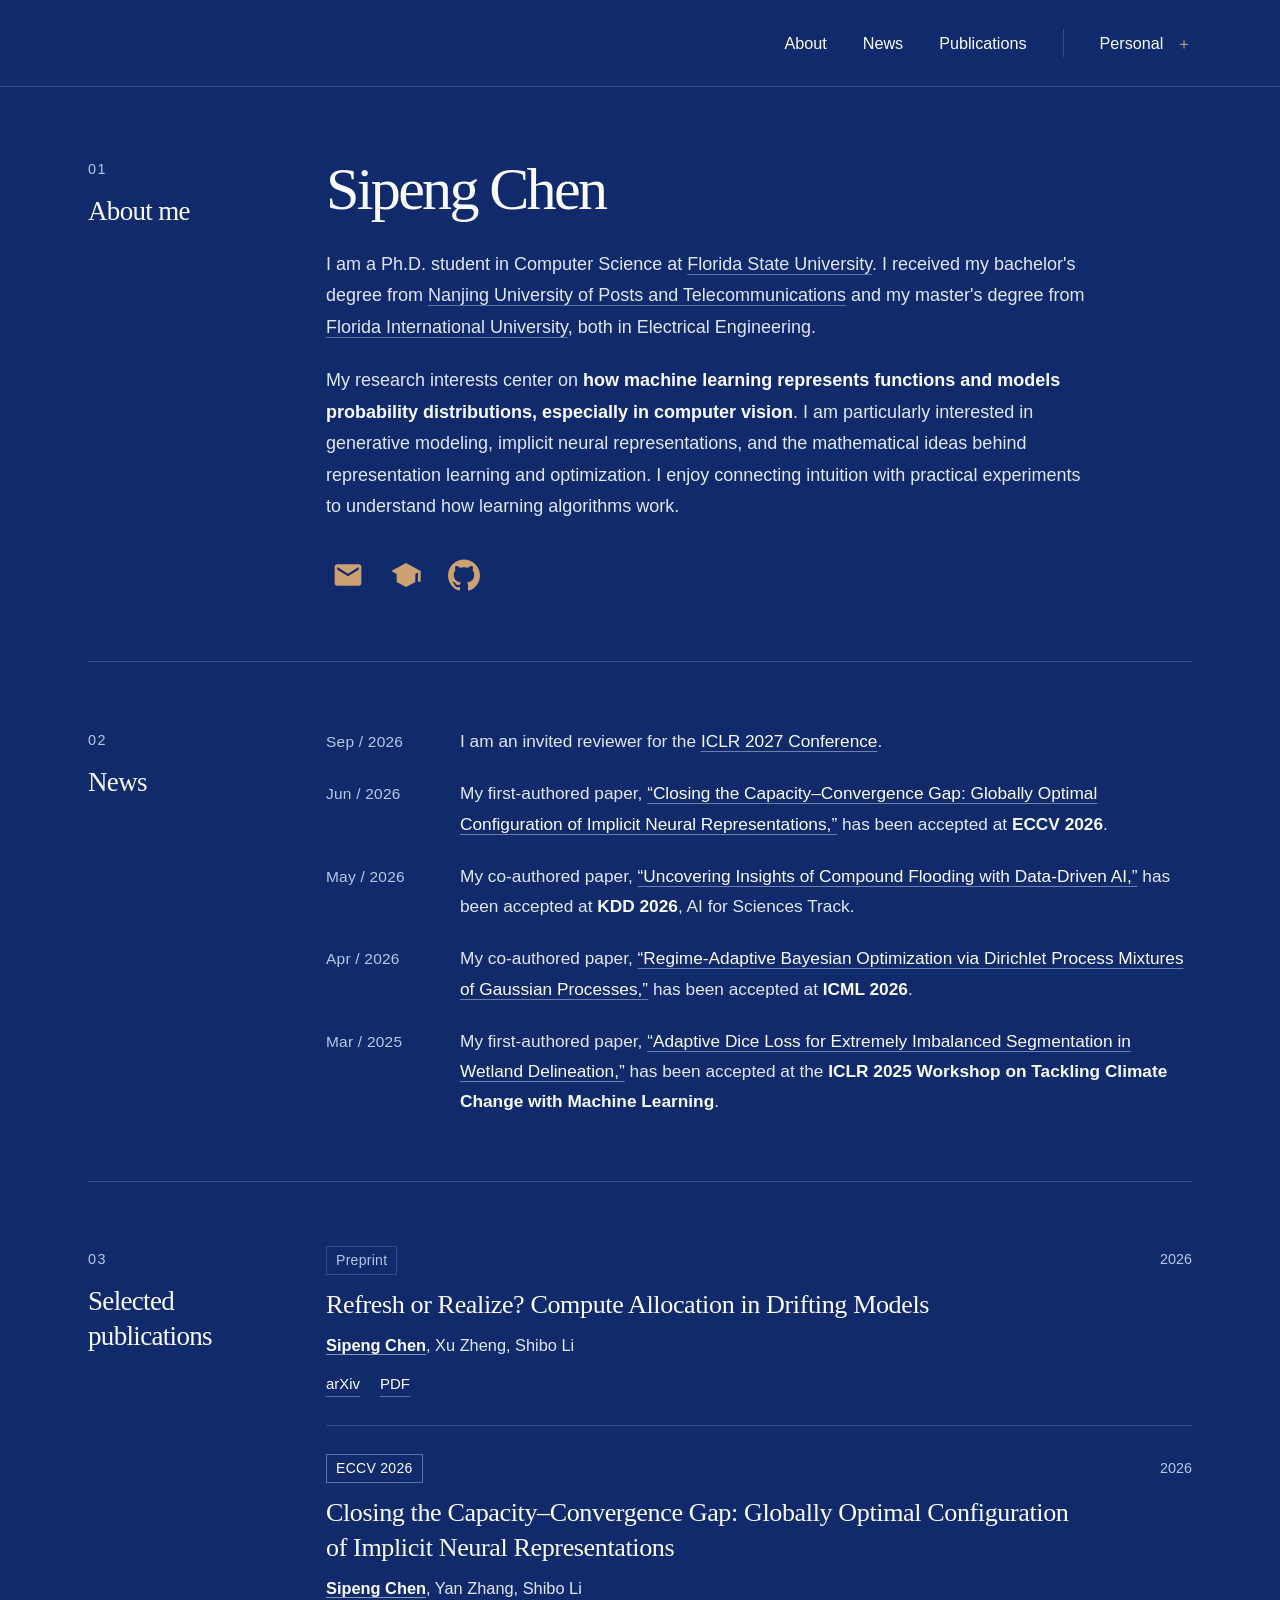
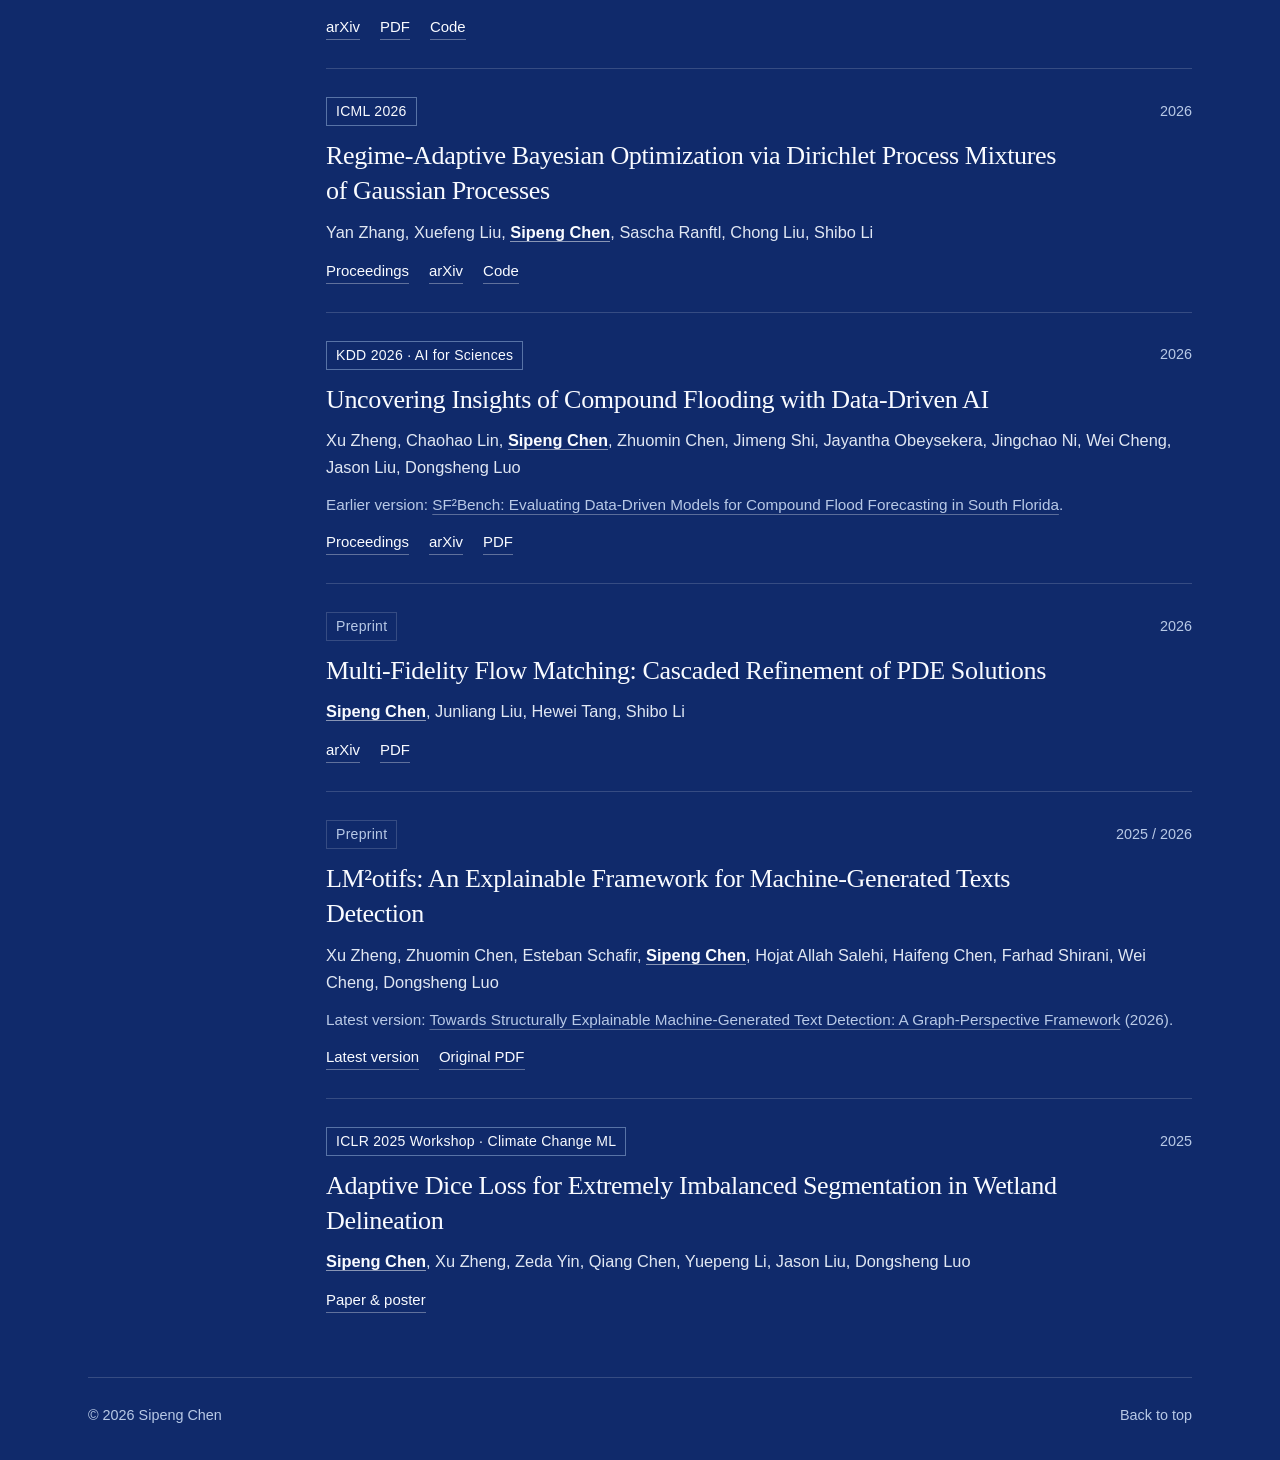
<file: index.html>
<!doctype html>
<html lang="en">
<head>
  <meta charset="utf-8">
  <meta name="viewport" content="width=device-width, initial-scale=1">
  <meta name="theme-color" content="#102a6b">
  <title>Sipeng Chen</title>
  <meta name="description" content="Sipeng Chen, Ph.D. student in Computer Science at Florida State University. Machine learning, functions and probability distributions, generative modeling, and computer vision.">
  <meta property="og:title" content="Sipeng Chen">
  <meta property="og:description" content="Machine learning, functions and probability distributions, generative modeling, and computer vision. Ph.D. student at Florida State University.">
  <meta property="og:type" content="website">
  <link rel="icon" href="assets/kitty_explains_to_sipeng.png" type="image/png">
  <link rel="stylesheet" href="styles.css">
</head>
<body>
  <a class="skip-link" href="#main">Skip to content</a>
  <header class="site-header">
    <div class="header-inner">
      <nav aria-label="Main navigation">
        <a class="nav-main" href="#about">About</a>
        <a class="nav-main" href="#news">News</a>
        <a class="nav-main" href="#publications">Publications</a>
        <a class="personal-link" href="personal.html">Personal <span aria-hidden="true">＋</span></a>
      </nav>
    </div>
  </header>

  <main id="main" class="page-shell">
    <section id="about" class="section about-section" aria-labelledby="about-title">
      <div class="section-label"><span class="section-number">01</span><h2 id="about-title">About me</h2></div>
      <div class="section-content">
        <div class="intro-heading">
          <div><h1>Sipeng Chen</h1></div>
        </div>
        <div class="about-copy">
          <p>I am a Ph.D. student in Computer Science at <a href="https://www.fsu.edu/">Florida State University</a>. I received my bachelor's degree from <a href="https://www.njupt.edu.cn/en/">Nanjing University of Posts and Telecommunications</a> and my master's degree from <a href="https://www.fiu.edu/">Florida International University</a>, both in Electrical Engineering.</p>
          <p>My research interests center on <strong>how machine learning represents functions and models probability distributions, especially in computer vision</strong>. I am particularly interested in generative modeling, implicit neural representations, and the mathematical ideas behind representation learning and optimization. I enjoy connecting intuition with practical experiments to understand how learning algorithms work.</p>
        </div>
        <div class="contact-links" aria-label="Contact and profiles">
          <a href="mailto:sc25bg@fsu.edu" aria-label="Email Sipeng Chen at sc25bg@fsu.edu" title="Email: sc25bg@fsu.edu">
            <svg viewBox="0 0 24 24" aria-hidden="true" focusable="false"><path d="M20 4H4a2 2 0 0 0-2 2v12a2 2 0 0 0 2 2h16a2 2 0 0 0 2-2V6a2 2 0 0 0-2-2zm0 4-8 5-8-5V6l8 5 8-5v2z"/></svg>
          </a>
          <a href="https://scholar.google.com/citations?user=9rUzkMUAAAAJ" aria-label="Google Scholar profile" title="Google Scholar">
            <svg viewBox="0 0 24 24" aria-hidden="true" focusable="false"><path d="M12 3 1 9l4 2.18v6L12 21l7-3.82v-6L21 10.09V17h2V9L12 3z"/></svg>
          </a>
          <a href="https://github.com/Sippengg" aria-label="GitHub profile" title="GitHub">
            <svg viewBox="0 0 24 24" aria-hidden="true" focusable="false"><path d="M12 .297C5.37.297 0 5.67 0 12.297c0 5.303 3.438 9.8 8.205 11.385.6.113.82-.258.82-.577 0-.285-.01-1.04-.015-2.04-3.338.724-4.043-1.61-4.043-1.61-.546-1.387-1.333-1.756-1.333-1.756-1.09-.745.083-.729.083-.729 1.205.084 1.838 1.236 1.838 1.236 1.07 1.835 2.809 1.305 3.495.998.108-.776.418-1.305.762-1.605-2.665-.304-5.467-1.334-5.467-5.931 0-1.31.467-2.381 1.236-3.221-.123-.303-.536-1.524.117-3.176 0 0 1.008-.322 3.301 1.23a11.52 11.52 0 0 1 3.003-.404c1.02.005 2.047.138 3.003.404 2.291-1.552 3.297-1.23 3.297-1.23.653 1.652.242 2.873.119 3.176.771.84 1.235 1.911 1.235 3.221 0 4.609-2.807 5.624-5.479 5.921.43.371.823 1.102.823 2.222 0 1.606-.015 2.898-.015 3.293 0 .322.216.694.825.576C20.565 22.092 24 17.592 24 12.297 24 5.67 18.627.297 12 .297z"/></svg>
          </a>
        </div>
      </div>
    </section>

    <section id="news" class="section" aria-labelledby="news-title">
      <div class="section-label"><span class="section-number">02</span><h2 id="news-title">News</h2></div>
      <div class="section-content">
        <ol class="news-list">
          <li><time datetime="2026-09">Sep / 2026</time><p>I am an invited reviewer for the <a href="https://iclr.cc/Conferences/2027">ICLR 2027 Conference</a>.</p></li>
          <li><time datetime="2026-06">Jun / 2026</time><p>My first-authored paper, <a href="https://arxiv.org/abs/2509.23139">“Closing the Capacity–Convergence Gap: Globally Optimal Configuration of Implicit Neural Representations,”</a> has been accepted at <strong>ECCV 2026</strong>.</p></li>
          <li><time datetime="2026-05">May / 2026</time><p>My co-authored paper, <a href="https://doi.org/10.1145/3770855.3818951">“Uncovering Insights of Compound Flooding with Data-Driven AI,”</a> has been accepted at <strong>KDD 2026</strong>, AI for Sciences Track.</p></li>
          <li><time datetime="2026-04">Apr / 2026</time><p>My co-authored paper, <a href="https://proceedings.mlr.press/v306/zhang26dn.html">“Regime-Adaptive Bayesian Optimization via Dirichlet Process Mixtures of Gaussian Processes,”</a> has been accepted at <strong>ICML 2026</strong>.</p></li>
          <li><time datetime="2025-03">Mar / 2025</time><p>My first-authored paper, <a href="https://www.climatechange.ai/papers/iclr2025/60">“Adaptive Dice Loss for Extremely Imbalanced Segmentation in Wetland Delineation,”</a> has been accepted at the <strong>ICLR 2025 Workshop on Tackling Climate Change with Machine Learning</strong>.</p></li>
        </ol>
      </div>
    </section>

    <section id="publications" class="section publications-section" aria-labelledby="publications-title">
      <div class="section-label"><span class="section-number">03</span><h2 id="publications-title">Selected<br class="desktop-break"> publications</h2></div>
      <div class="section-content">
        <ol class="publication-list">
          <li class="publication">
            <div class="publication-meta"><span class="venue-tag preprint">Preprint</span><span>2026</span></div>
            <h3><a href="https://arxiv.org/abs/2609.32298">Refresh or Realize? Compute Allocation in Drifting Models</a></h3>
            <p class="authors"><strong>Sipeng Chen</strong>, Xu Zheng, Shibo Li</p>
            <div class="paper-links"><a href="https://arxiv.org/abs/2609.32298">arXiv</a><a href="https://arxiv.org/pdf/2609.32298">PDF</a></div>
          </li>
          <li class="publication">
            <div class="publication-meta"><span class="venue-tag">ECCV 2026</span><span>2026</span></div>
            <h3><a href="https://arxiv.org/abs/2509.23139">Closing the Capacity–Convergence Gap: Globally Optimal Configuration of Implicit Neural Representations</a></h3>
            <p class="authors"><strong>Sipeng Chen</strong>, Yan Zhang, Shibo Li</p>
            <div class="paper-links"><a href="https://arxiv.org/abs/2509.23139">arXiv</a><a href="https://arxiv.org/pdf/2509.23139">PDF</a><a href="https://github.com/Sippengg/OptiINR">Code</a></div>
          </li>
          <li class="publication">
            <div class="publication-meta"><span class="venue-tag">ICML 2026</span><span>2026</span></div>
            <h3><a href="https://proceedings.mlr.press/v306/zhang26dn.html">Regime-Adaptive Bayesian Optimization via Dirichlet Process Mixtures of Gaussian Processes</a></h3>
            <p class="authors">Yan Zhang, Xuefeng Liu, <strong>Sipeng Chen</strong>, Sascha Ranftl, Chong Liu, Shibo Li</p>
            <div class="paper-links"><a href="https://proceedings.mlr.press/v306/zhang26dn.html">Proceedings</a><a href="https://arxiv.org/abs/2601.20043">arXiv</a><a href="https://github.com/AnthonyZhangYan/RAMBO">Code</a></div>
          </li>
          <li class="publication">
            <div class="publication-meta"><span class="venue-tag">KDD 2026 · AI for Sciences</span><span>2026</span></div>
            <h3><a href="https://doi.org/10.1145/3770855.3818951">Uncovering Insights of Compound Flooding with Data-Driven AI</a></h3>
            <p class="authors">Xu Zheng, Chaohao Lin, <strong>Sipeng Chen</strong>, Zhuomin Chen, Jimeng Shi, Jayantha Obeysekera, Jingchao Ni, Wei Cheng, Jason Liu, Dongsheng Luo</p>
            <p class="publication-note">Earlier version: <a href="https://arxiv.org/abs/2506.04281v1">SF²Bench: Evaluating Data-Driven Models for Compound Flood Forecasting in South Florida</a>.</p>
            <div class="paper-links"><a href="https://doi.org/10.1145/3770855.3818951">Proceedings</a><a href="https://arxiv.org/abs/2506.04281">arXiv</a><a href="https://arxiv.org/pdf/2506.04281">PDF</a></div>
          </li>
          <li class="publication">
            <div class="publication-meta"><span class="venue-tag preprint">Preprint</span><span>2026</span></div>
            <h3><a href="https://arxiv.org/abs/2605.16118">Multi-Fidelity Flow Matching: Cascaded Refinement of PDE Solutions</a></h3>
            <p class="authors"><strong>Sipeng Chen</strong>, Junliang Liu, Hewei Tang, Shibo Li</p>
            <div class="paper-links"><a href="https://arxiv.org/abs/2605.16118">arXiv</a><a href="https://arxiv.org/pdf/2605.16118">PDF</a></div>
          </li>
          <li class="publication">
            <div class="publication-meta"><span class="venue-tag preprint">Preprint</span><span>2025 / 2026</span></div>
            <h3><a href="https://arxiv.org/abs/2505.12507v1">LM²otifs: An Explainable Framework for Machine-Generated Texts Detection</a></h3>
            <p class="authors">Xu Zheng, Zhuomin Chen, Esteban Schafir, <strong>Sipeng Chen</strong>, Hojat Allah Salehi, Haifeng Chen, Farhad Shirani, Wei Cheng, Dongsheng Luo</p>
            <p class="publication-note">Latest version: <a href="https://arxiv.org/abs/2505.12507">Towards Structurally Explainable Machine-Generated Text Detection: A Graph-Perspective Framework</a> (2026).</p>
            <div class="paper-links"><a href="https://arxiv.org/abs/2505.12507">Latest version</a><a href="https://arxiv.org/pdf/2505.12507v1">Original PDF</a></div>
          </li>
          <li class="publication">
            <div class="publication-meta"><span class="venue-tag">ICLR 2025 Workshop · Climate Change ML</span><span>2025</span></div>
            <h3><a href="https://www.climatechange.ai/papers/iclr2025/60">Adaptive Dice Loss for Extremely Imbalanced Segmentation in Wetland Delineation</a></h3>
            <p class="authors"><strong>Sipeng Chen</strong>, Xu Zheng, Zeda Yin, Qiang Chen, Yuepeng Li, Jason Liu, Dongsheng Luo</p>
            <div class="paper-links"><a href="https://www.climatechange.ai/papers/iclr2025/60">Paper &amp; poster</a></div>
          </li>
        </ol>
      </div>
    </section>
  </main>
  <footer class="site-footer"><span>© 2026 Sipeng Chen</span><a href="#about">Back to top</a></footer>
</body>
</html>
</file>
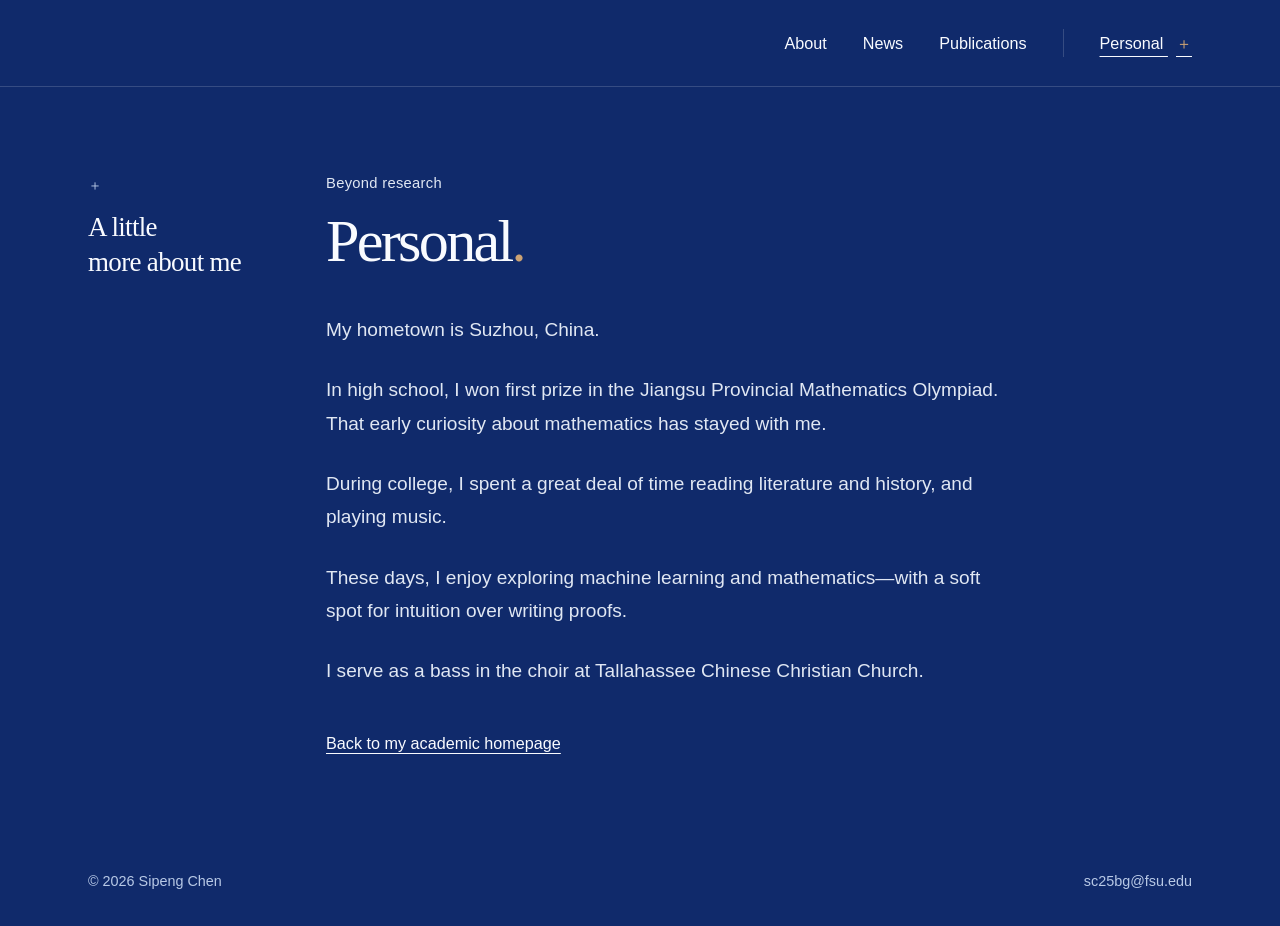
<file: personal.html>
<!doctype html>
<html lang="en">
<head>
  <meta charset="utf-8">
  <meta name="viewport" content="width=device-width, initial-scale=1">
  <meta name="theme-color" content="#102a6b">
  <title>Personal — Sipeng Chen</title>
  <meta name="description" content="A little about Sipeng Chen: Suzhou, mathematics, literature, history, music, and choir.">
  <link rel="icon" href="assets/kitty_explains_to_sipeng.png" type="image/png">
  <link rel="stylesheet" href="styles.css">
</head>
<body>
  <a class="skip-link" href="#main">Skip to content</a>
  <header class="site-header"><div class="header-inner">
    <nav aria-label="Main navigation"><a class="nav-main" href="index.html#about">About</a><a class="nav-main" href="index.html#news">News</a><a class="nav-main" href="index.html#publications">Publications</a><a class="personal-link" href="personal.html" aria-current="page">Personal <span aria-hidden="true">＋</span></a></nav>
  </div></header>
  <main id="main" class="page-shell personal-shell">
    <section class="section personal-section" aria-labelledby="personal-title">
      <div class="section-label"><span class="section-number">＋</span><h2>A little<br class="desktop-break"> more about me</h2></div>
      <div class="section-content">
        <p class="affiliation">Beyond research</p><h1 id="personal-title">Personal<span class="wordmark-dot">.</span></h1>
        <div class="personal-prose">
          <p>My hometown is Suzhou, China.</p>
          <p>In high school, I won first prize in the Jiangsu Provincial Mathematics Olympiad. That early curiosity about mathematics has stayed with me.</p>
          <p>During college, I spent a great deal of time reading literature and history, and playing music.</p>
          <p>These days, I enjoy exploring machine learning and mathematics—with a soft spot for intuition over writing proofs.</p>
          <p>I serve as a bass in the choir at Tallahassee Chinese Christian Church.</p>
        </div>
        <a class="return-link" href="index.html">Back to my academic homepage</a>
      </div>
    </section>
  </main>
  <footer class="site-footer"><span>© 2026 Sipeng Chen</span><a href="mailto:sc25bg@fsu.edu">sc25bg@fsu.edu</a></footer>
</body>
</html>
</file>
<file: styles.css>
@charset "UTF-8";
:root{color-scheme:dark;--blue:#102a6b;--deep:#0b2053;--white:#f9fbff;--soft:#e0e7f3;--muted:#b8c9e6;--line:#ffffff29;--accent:#cca273;--body:Arial,Helvetica,sans-serif;--serif:Georgia,'Times New Roman',serif;font-size:112.5%}
*{box-sizing:border-box}
html{scroll-behavior:smooth;scroll-padding-top:7rem}
body{margin:0;background:var(--blue);color:var(--white);font-family:var(--body);font-size:1rem;line-height:1.75;-webkit-font-smoothing:antialiased}
a{color:inherit;text-decoration-thickness:1px;text-underline-offset:.23em;transition:color .15s,background .15s}
a:hover{color:var(--accent)}
a:focus-visible{outline:2px solid white;outline-offset:6px;border-radius:2px}
strong{font-weight:600;color:var(--white)}
p,h1,h2,h3{margin:0}
.skip-link{position:fixed;top:-6rem;left:1rem;z-index:20;padding:.6rem 1rem;background:white;color:var(--deep)}
.skip-link:focus{top:1rem}
.site-header{position:sticky;top:0;z-index:5;background:var(--blue);border-bottom:1px solid var(--line)}
.header-inner{max-width:1200px;margin:auto;min-height:86px;padding:0 48px;display:flex;align-items:center;justify-content:flex-end;gap:2rem}
.wordmark-dot{color:var(--accent)}
nav{display:flex;align-items:center;gap:2rem;font-size:.9rem}
nav a{text-decoration:none}
.personal-link{border-left:1px solid var(--line);padding-left:2rem}
.personal-link span{margin-left:.45rem;color:var(--accent)}
.personal-link[aria-current]{text-decoration:underline;text-underline-offset:.45em}
.page-shell{max-width:1200px;margin:0 auto;padding:0 48px}
.section{display:grid;grid-template-columns:190px minmax(0,1fr);gap:48px;padding:64px 0;border-bottom:1px solid var(--line)}
.section-label{display:flex;flex-direction:column;align-items:flex-start;gap:.65rem;padding-top:.1rem}
.section-number{font-size:.8rem;font-variant-numeric:tabular-nums;letter-spacing:.1em;color:var(--muted)}
.section-label h2{font-family:var(--serif);font-weight:400;font-size:1.5rem;line-height:1.3;letter-spacing:-.025em}
.section-content{min-width:0}
.about-section{padding-top:68px;padding-bottom:64px}
.intro-heading{display:flex;align-items:center;justify-content:space-between;gap:2rem;margin-bottom:26px}
.affiliation{font-size:.82rem;color:var(--soft);letter-spacing:.02em;margin-bottom:10px}
h1{font-family:var(--serif);font-size:clamp(2.6rem,4.7vw,3.5rem);font-weight:400;line-height:1.13;letter-spacing:-.045em}
.avatar{width:104px;height:104px;border-radius:50%;object-fit:cover;border:3px solid #ffffff25;flex-shrink:0}
.about-copy{color:var(--soft);max-width:760px}
.about-copy p+p{margin-top:1.2rem}
.about-copy a{text-decoration-color:#d0def366}
.contact-links{display:flex;flex-wrap:wrap;align-items:center;gap:14px;margin-top:1.7rem}
.contact-links a{display:inline-flex;align-items:center;justify-content:center;width:44px;height:44px;color:var(--accent);text-decoration:none;border-radius:4px}
.contact-links a:hover{color:#e9c69a;background:#cca27312}
.contact-links svg{display:block;width:32px;height:32px;fill:currentColor}
.news-list,.publication-list{padding:0;margin:0;list-style:none}
.news-list li{display:grid;grid-template-columns:110px minmax(0,1fr);gap:24px;align-items:baseline}
.news-list li+li{margin-top:22px}
.news-list time{color:var(--muted);font-size:.86rem;font-variant-numeric:tabular-nums;white-space:nowrap;letter-spacing:.015em}
.news-list p{font-size:.96rem;color:var(--soft);line-height:1.75}
.news-list a{text-decoration-color:#ffffff66;color:var(--white)}
.publication{padding:28px 0;border-top:1px solid var(--line)}
.publication:first-child{padding-top:0;border-top:0}
.publication:last-child{padding-bottom:0}
.publication-meta{display:flex;align-items:center;justify-content:space-between;gap:1rem;font-size:.8rem;color:var(--muted);margin-bottom:12px;font-variant-numeric:tabular-nums}
.venue-tag{display:inline-block;border:1px solid #c4e1ff66;padding:3px 9px;color:var(--white);font-size:.78rem;letter-spacing:.02em;line-height:1.5}
.venue-tag.preprint{border-color:var(--line);color:var(--muted)}
.publication h3{font-family:var(--serif);font-size:1.45rem;line-height:1.35;font-weight:400;letter-spacing:-.015em;max-width:750px}
.publication h3 a{text-decoration:none}
.publication h3 a:hover{text-decoration:underline}
.authors{font-size:.91rem;line-height:1.65;color:var(--soft);margin-top:10px}
.authors strong{border-bottom:1px solid #ffffff80}
.publication-note{font-size:.85rem;color:var(--muted);line-height:1.65;margin-top:11px}
.publication-note a{text-decoration-color:#ffffff50}
.paper-links{display:flex;flex-wrap:wrap;gap:20px;margin-top:13px;font-size:.83rem}
.paper-links a{text-decoration:none;border-bottom:1px solid #ffffff55;line-height:1.6}
.site-footer{max-width:1200px;padding:25px 48px 32px;margin:auto;display:flex;justify-content:space-between;gap:1rem;color:var(--muted);font-size:.8rem}
.site-footer a{text-decoration:none}
.personal-shell{min-height:calc(100svh - 173px)}
.personal-section{padding-top:84px;padding-bottom:84px;border-bottom:0}
.personal-prose{color:var(--soft);max-width:690px;margin-top:38px;font-size:1.06rem}
.personal-prose p+p{margin-top:1.5rem}
.return-link{display:inline-block;margin-top:2.3rem;font-size:.9rem}
@media(min-width:1000px){.section-label{position:sticky;top:120px;align-self:start}}
@media(max-width:950px){.section{grid-template-columns:150px minmax(0,1fr);gap:30px}.header-inner,.page-shell{padding-left:32px;padding-right:32px}.site-footer{padding-left:32px;padding-right:32px}.news-list li{grid-template-columns:95px minmax(0,1fr);gap:18px}.avatar{width:88px;height:88px}nav{gap:1.25rem}.personal-link{padding-left:1.25rem}}
@media(max-width:700px){html{scroll-padding-top:6rem}.header-inner{min-height:76px;padding:17px 22px;gap:12px}nav{gap:.7rem;font-size:.85rem;width:100%;justify-content:space-between}.personal-link{padding-left:.7rem}.page-shell{padding:0 22px}.section{grid-template-columns:1fr;gap:25px;padding:40px 0}.section-label{flex-direction:row;align-items:baseline;gap:12px}.section-label h2{font-size:1.3rem}.desktop-break{display:none}.intro-heading{gap:1rem;margin-bottom:24px}.affiliation{font-size:.78rem;max-width:235px}.avatar{width:76px;height:76px}.about-copy{font-size:1rem}.news-list li{grid-template-columns:1fr;gap:4px}.news-list li+li{margin-top:24px}.news-list p{font-size:1rem}.publication h3{font-size:1.35rem}.publication-meta{flex-wrap:wrap;gap:.65rem}.authors{font-size:.9rem}.site-footer{padding:24px 22px;font-size:.78rem;flex-wrap:wrap}.personal-section{padding-top:48px}.personal-prose{margin-top:30px;font-size:1rem}}
@media(max-width:380px){.header-inner{padding-left:16px;padding-right:16px}nav{font-size:.8rem;gap:.5rem}.personal-link{padding-left:.5rem}.intro-heading{gap:.8rem}.avatar{width:68px;height:68px}}
@media(prefers-reduced-motion:reduce){html{scroll-behavior:auto}a{transition:none}}
@media print{body{background:white;color:#111}strong,a{color:#111}.site-header,.skip-link,.site-footer{display:none}.page-shell{padding:0}.section{grid-template-columns:150px 1fr;gap:25px;padding:25px 0;border-color:#ccc}.section-label{position:static}.about-copy,.authors,.news-list p,.publication-note,.section-number,.news-list time,.affiliation,.publication-meta{color:#444}.publication{break-inside:avoid;border-color:#ccc}.venue-tag{color:#111;border-color:#ccc}.venue-tag.preprint{color:#444}.paper-links{display:none}.personal-prose{color:#333}}
</file>
